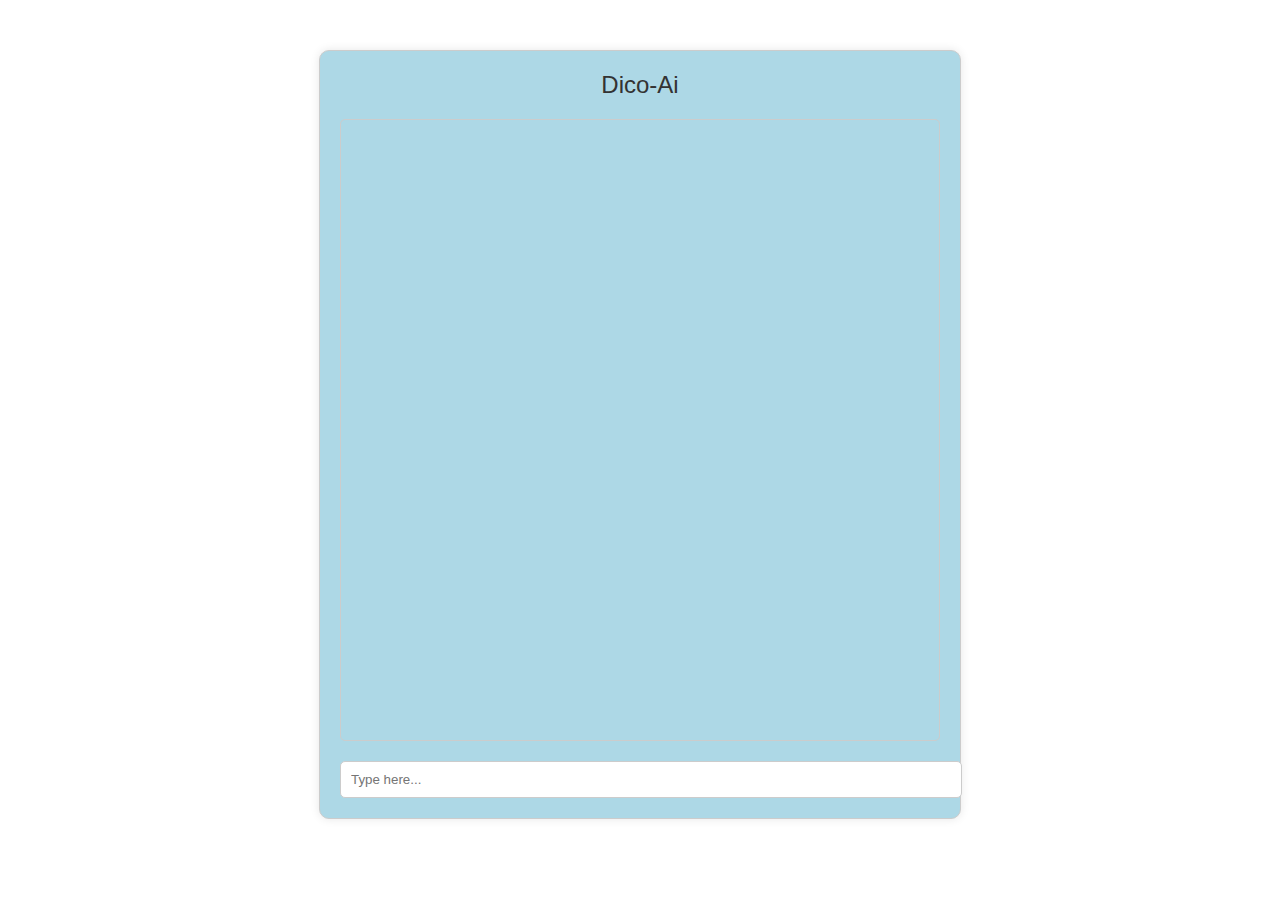
<file: chatbox.html>
<!DOCTYPE html>
<html lang="en">
<head>
    <meta charset="UTF-8">
    <meta name="viewport" content="width=device-width, initial-scale=1.0">
    <title>Chat Bot</title>
    <link rel="stylesheet" href="chatbox.css">
</head>
<body>
    <div class="chat-container">
        <div class="chat-header">Dico-Ai</div> <!-- Moved inside the container -->
        <div class="chat-box" id="chat-box"></div>
        <input type="text" id="user-input" placeholder="Type here...">
    </div>
    <script src="chatbos.js"></script>
</body>
</html>
</file>
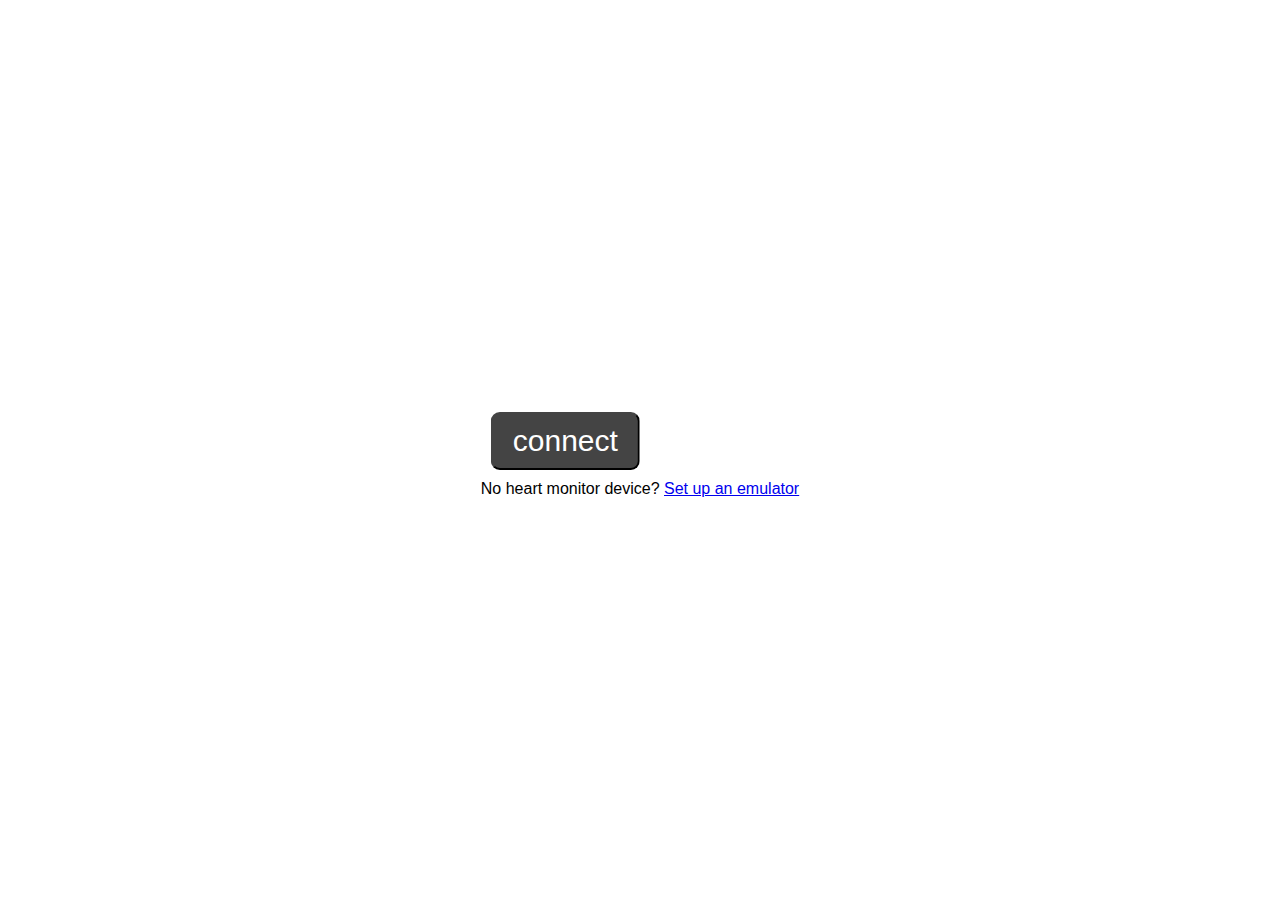
<file: heart.html>
<!DOCTYPE html>
<html lang="en">
  <head>
    <meta charset="UTF-8" />
    <meta name="viewport" content="width=device-width, initial-scale=1.0" />
    <meta http-equiv="X-UA-Compatible" content="ie=edge" />
    <title>BT Heart Monitor</title>
    <link rel="stylesheet" href="heart.css" />
  </head>
  <body>
    <div class="connect-ui">
      <button class="connect">connect</button>
      <div>
        No heart monitor device?
        <a
          href="https://github.com/megaconfidence/bt-heart-monitor#set-up-a-heart-monitor-emulator"
          target="_blank"
          >Set up an emulator</a
        >
      </div>
      <div class="error hide">
        ⚠️ This browser does not support the Web Bluetooth API. Please try a
        different browser
      </div>
    </div>
    <div class="ui hide">
      <div class="heart">
        <img src="heart.png" />
        <audio src="heartbeat.mp3" loop></audio>
        <div class="bpm">--</div>
      </div>
      <button class="start">start</button>
      <button class="stop">stop</button>
    </div>
    <script src="heart.js"></script>
  </body>
</html>
</file>
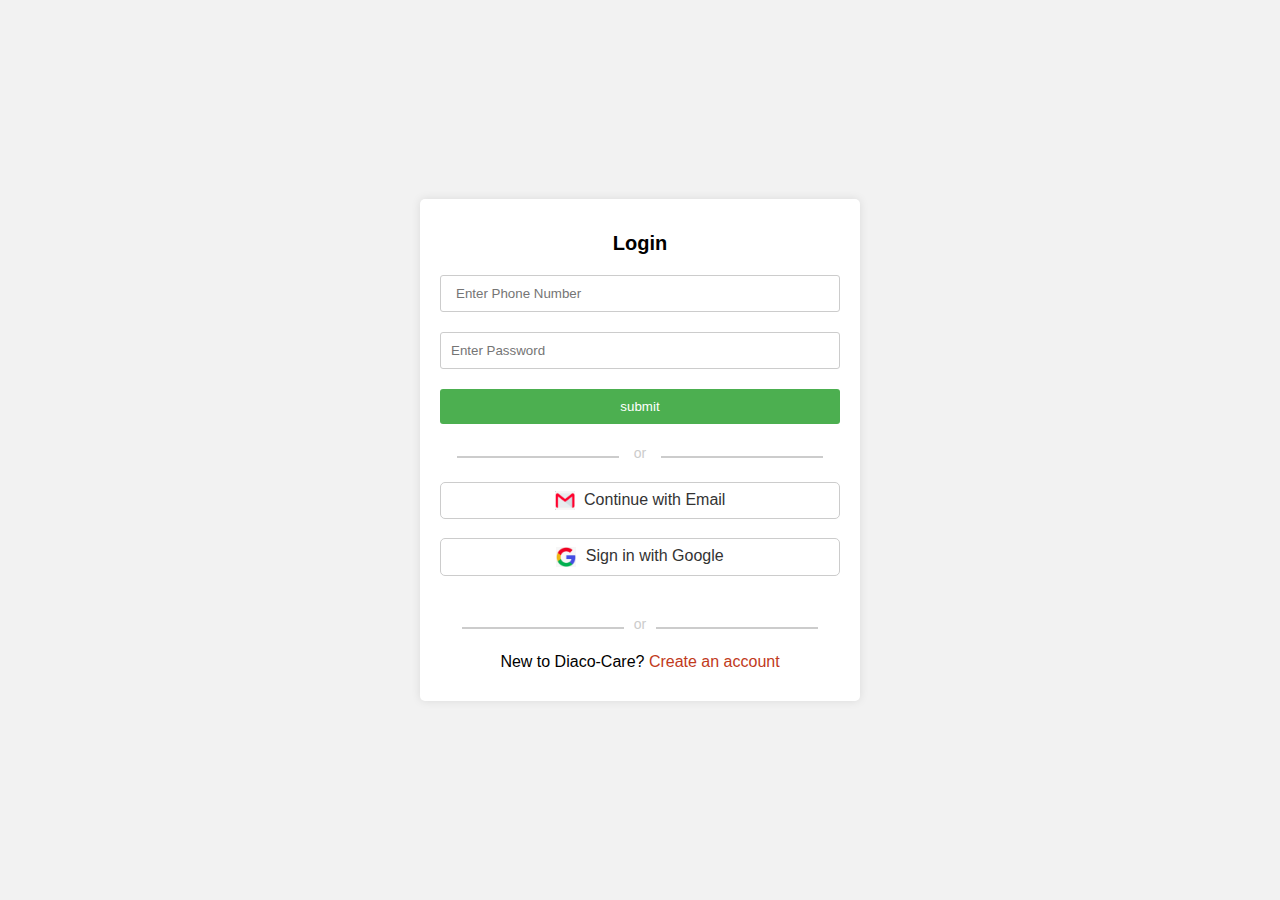
<file: login.html>
<!DOCTYPE html>
<html lang="en">
<head>
    <meta charset="UTF-8">
    <meta name="viewport" content="width=device-width, initial-scale=1.0">
    <title>Login Page</title>
    <link rel="stylesheet" href="login.css">
</head>
<body>
    <div class="container">
        <!-- <img src="your_logo.png" alt="Company Logo" class="avatar"> -->
        <h1>Login</h1>
        <form action="#">
            <div class="phone-container">
                <input type="tel" id="phone" name="phone" placeholder="Enter Phone Number" required>
            </div>
            <div class="password-container">
                <input type="password" id="password" name="password" placeholder="Enter Password" required>
            </div>
            <button type="submit">submit</button>
            <div class="or-container">
                <hr>
                <span>or</span>
                <hr>
            </div>
            <a href="withemail.html" class="email">
                <img src="./images/logo.png" alt="Email Logo" class="email-logo"> Continue with Email
            </a>
            <a href="#" class="email">
                <img src="./images/logo1.png" alt="Email Logo" class="email-logo"> Sign in with Google
            </a>
            <div class="or-container">
                <hr><span>or</span><hr>
            </div>
            <a href="signup.html" class="Create-account">New to Diaco-Care?
                <span class="account">Create an account</span>
            </a>
        </form>
    </div>
</body>
</html>
</file>
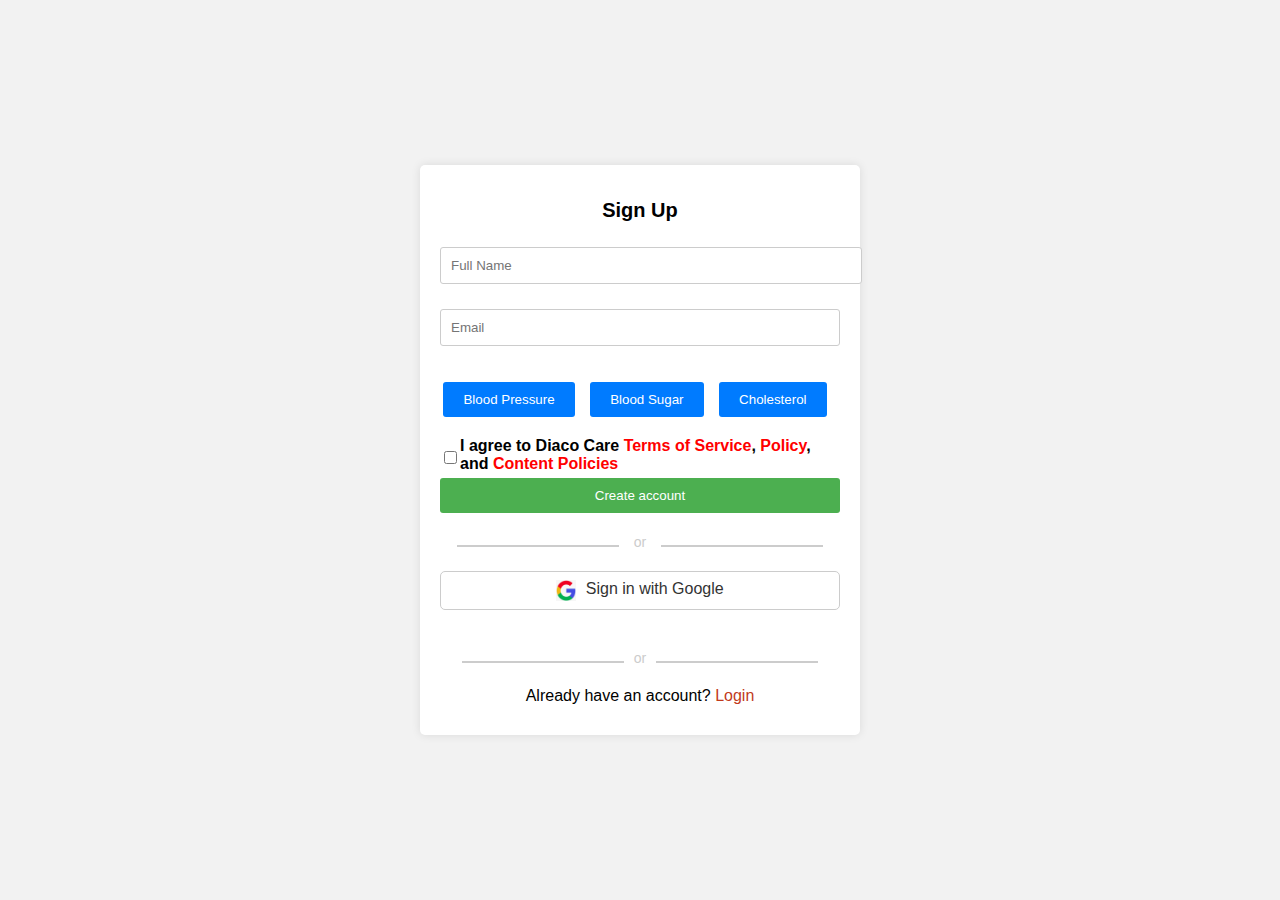
<file: signup.html>
<!DOCTYPE html>
<html lang="en">
<head>
    <meta charset="UTF-8">
    <meta name="viewport" content="width=device-width, initial-scale=1.0">
    <title>Login Page</title>
    <link rel="stylesheet" href="login.css">
    <script>
        function showMedicalDetails(type) {
            var medicalDetails = document.getElementById("medical-details");
            if (type === 'blood-pressure') {
                medicalDetails.innerHTML = `
                    <div class="medical-detail">
                        <label for="weight">Weight (kg)</label>
                        <input type="number" id="weight" name="weight" placeholder="Weight (kg)" required>
                    </div>
                    <div class="medical-detail">
                        <label for="spb">Systolic Blood Pressure (SBP):(mmHg)</label>
                        <input type="number" id="spb" name="Systolic Blood Pressure (SBP):" placeholder="Systolic Blood Pressure (SBP): (mmHg)" required>
                    </div>
                    <div class="medical-detail">
                        <label for="dbp">Diastolic Blood Pressure (DBP):(mmHg)</label>
                        <input type="fraction" id="dbp" name="dbp" placeholder="Diastolic Blood Pressure (DBP):(mmHg)" required>
                    </div>
                    <div class="medical-detail">
                        <label for="pluse">Pulse Pressure(mmHg)</label>
                        <input type="number" id="pluse" name="pluse" placeholder="Pulse Pressure(mmHg)" required>
                    </div>
                    <div class="medical-detail">
                        <label for="ortho">Orthostatic Hypotension:(mg/dl)</label>
                        <input type="number" id="ortho" name="ortho" placeholder="Orthostatic Hypotension:(mg/dl)" required>
                    </div>
                `;
            } else if (type === 'blood-sugar') {
                medicalDetails.innerHTML = `
                    <div class="medical-detail">
                        <label for="weight">Weight (kg)</label>
                        <input type="number" id="weight" name="weight" placeholder="Weight (kg)" required>
                    </div>
                    <div class="medical-detail">
                        <label for="pressure">Blood Pressure (mm Hg)</label>
                        <input type="fraction" id="pressure" name="pressure" placeholder="Blood Pressure (mm Hg)" required>
                    </div>
                    <div class="medical-detail">
                        <label for="hba1c">HbA1c Levels (%)</label>
                        <input type="number" id="hba1c" name="hba1c" placeholder="HbA1c Levels (%)" required>
                    </div>
                    <div class="medical-detail">
                        <label for="cholesterol">Cholesterol Levels (mg/dl)</label>
                        <input type="number" id="cholesterol" name="cholesterol" placeholder="Cholesterol Levels (mg/dl)" required>
                    </div>
                `;
            } else if (type === 'cholesterol') {
                medicalDetails.innerHTML = `
                    <div class="medical-detail">
                        <label for="weight">Weight (kg)</label>
                        <input type="number" id="weight" name="weight" placeholder="Weight (kg)" required>
                    </div>
                    <div class="medical-detail">
                        <label for="lipid">Lipid Profile:(mg/dl)</label>
                        <input type="number" id="lipid" name="lipid" placeholder="Lipid Profile:(mg/dl)" required>
                    </div>
                    <div class="medical-detail">
                        <label for="ado">APO B:(g/L)</label>
                        <input type="fraction" id="ado" name="ado" placeholder="APO B:(g/L)" required>
                    </div>
                    <div class="medical-detail">
                        <label for="ct">Coronary Calcium Scan (CT Calcium Score): (mg/dL)</label>
                        <input type="number" id="ct" name="ct" placeholder="Coronary Calcium Scan (CT Calcium Score):(mg/dL)" required>
                    </div>
                `;
            }
            medicalDetails.style.display = "block";
        }
    </script>
</head>
<body>
    <div class="container">
        <h1>Sign Up</h1>
        <form action="./dashboard.html">
            <div class="phone-container">
                <label for="phone"></label>
                <input type="text" id="phone" name="phone" placeholder="Full Name" required>
            </div>
            <div class="password-container">
                <label for="password"></label>
                <input type="password" id="password" name="password" placeholder="Email" required>
            </div>
            <h2>
                <button class="bp" type="button" onclick="showMedicalDetails('blood-pressure')">Blood Pressure</button>
                <button class="bp" type="button" onclick="showMedicalDetails('blood-sugar')">Blood Sugar</button>
                <button class="bp" type="button" onclick="showMedicalDetails('cholesterol')">Cholesterol</button>
            </h2>
            <div id="medical-details" style="display: none;">
                <!-- Medical details will be dynamically added here based on button clicked -->
            </div>
            <!-- Rest of your form -->

            <div class="terms-agreement">
                <input type="checkbox" id="agreement" name="agreement" required>
                <label for="agreement">I agree to Diaco Care <span style="color: red;">Terms of Service</span>,
                <span style="color: red;">Policy</span>,
                and <span style="color: red;">Content Policies</span></label>
            </div>
            <button type="submit">Create account</button>
            <div class="or-container">
                <hr>
                <span>or</span>
                <hr>
            </div>

            <a href="#" class="email">
                <img src="./images/logo1.png" alt="Email Logo" class="email-logo"> Sign in with Google
            </a>
            <div class="or-container">
                <hr><span>or</span><hr>
            </div>
            <a href="login.html" class="Create-account">Already have an account?
                <span class="account">Login</span>
            </a>
        </form>
    </div>
</body>
</html>
</file>
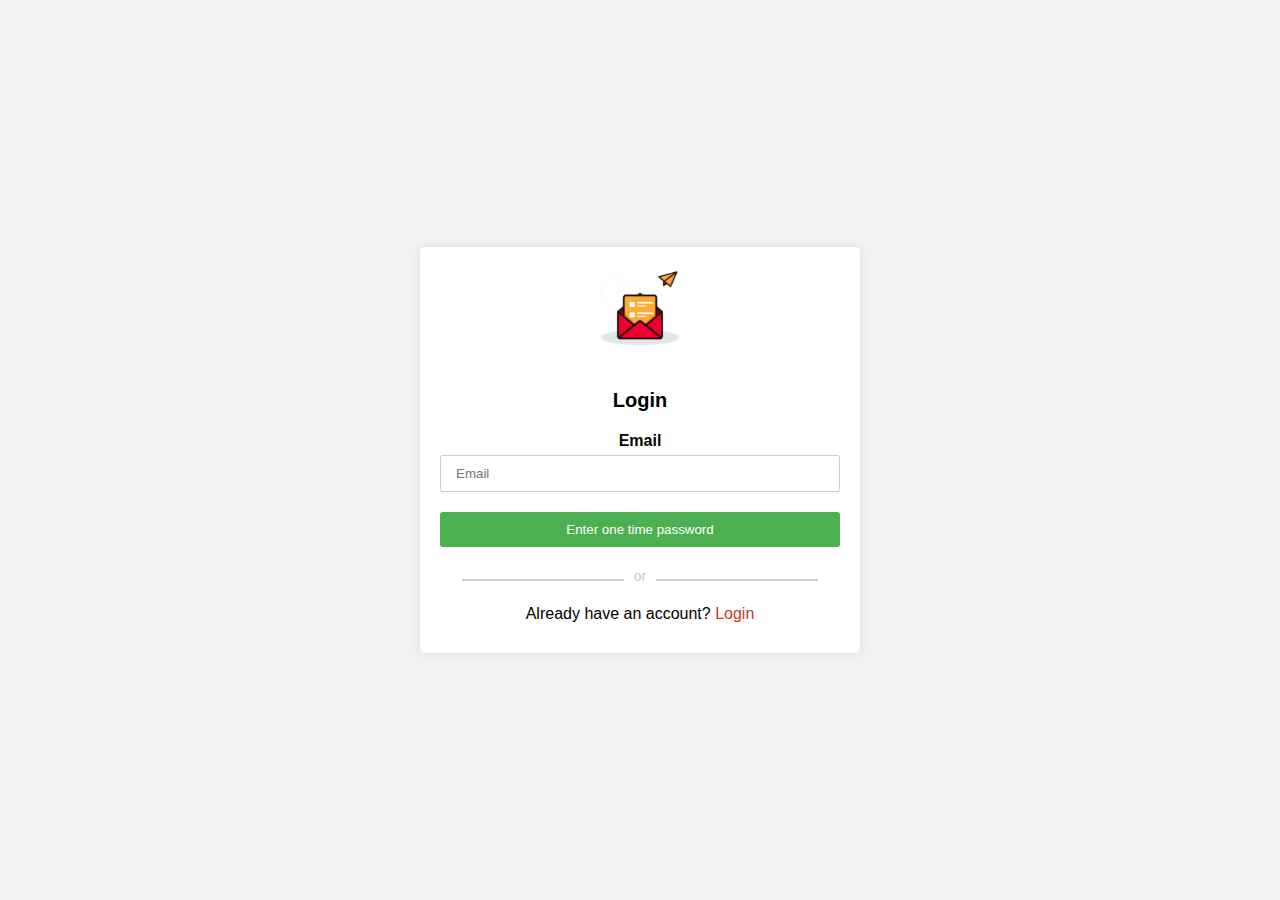
<file: withemail.html>
<!DOCTYPE html>
<html lang="en">
<head>
    <meta charset="UTF-8">
    <meta name="viewport" content="width=device-width, initial-scale=1.0">
    <title>Login Page</title>
    <link rel="stylesheet" href="login.css">
</head>
<body>
    <div class="container">
        <img src="./images/logo2.png" alt="Company Logo" class="avatar">
        <h1>Login</h1>
        <form action="#">
            <div class="phone-container">
                <label for="phone">Email</label>
                <input type="tel" id="phone" name="phone" placeholder="Email" required>
            </div>
            <button type="submit">Enter one time password </button>
            <div class="or-container">
                <hr><span>or</span><hr>
            </div>
            <a href="login.html" class="Create-account">Already have an account?
                <span class="account">Login</span>
            </a>
        </form>
    </div>
</body>
</html>
</file>
<file: chatbox.css>
/* Common variables */
:root {
    --primary-color: lightblue;
    --secondary-color: #ccc;
    --border-radius: 5px;
}

/* Body styles */
body {
    font-family: Arial, sans-serif;
}

/* Container styles */
.chat-container {
    max-width: 600px;
    margin: 50px auto;
    padding: 20px;
    border: 1px solid var(--secondary-color);
    border-radius: 10px;
    box-shadow: 0 0 10px rgba(0, 0, 0, 0.1);
    background-color: var(--primary-color);
    text-align: center;
}

/* Header styles */
.chat-header {
    font-size: 24px;
    margin-bottom: 20px;
    color: #333;
}

/* Message box styles */
.chat-box {
    height: 600px;
    overflow-y: auto;
    margin-bottom: 20px;
    padding: 10px;
    border: 1px solid var(--secondary-color);
    border-radius: var(--border-radius);
}

/* Message styles */
.chat-message {
    padding: 5px 10px;
    border-radius: var(--border-radius);
    margin-bottom: 5px;
}

/* Bot message styles */
.chat-message.bot {
    background-color: #e0f7fa;
    text-align: right;
}

/* Input styles */
input[type="text"] {
    width: 100%;
    padding: 10px;
    border-radius: var(--border-radius);
    border: 1px solid var(--secondary-color);
}
</file>
<file: heart.css>
:root {
  --animation-speed: 1s;
  --font: -apple-system, BlinkMacSystemFont, "Roboto", "Helvetica Neue",
    sans-serif;
}

* {
  margin: 0;
  padding: 0;
}

.hide {
  display: none;
}

.pause-animation {
  animation-play-state: paused !important;
  -o-animation-play-state: paused !important;
  -moz-animation-play-state: paused !important;
  -webkit-animation-play-state: paused !important;
}

body {
  top: 50%;
  left: 50%;
  text-align: left;
  position: absolute;
  font-family: var(--font);
  transform: translate(-50%, -50%);
}

.heart {
  user-select: none;
  animation: heartbeat var(--animation-speed) infinite;
}

.heart img {
  width: 250px;
}

.bpm {
  top: 50%;
  left: 50%;
  color: #fff;
  font-size: 100px;
  position: absolute;
  transform: translate(-50%, -50%);
}

button {
  color: #fff;
  margin: 10px;
  outline: none;
  cursor: pointer;
  font-size: 30px;
  background: #444;
  padding: 10px 20px;
  border-color: #444;
  border-radius: 1vh;
}

.error {
  margin-top: 10px;
}

@keyframes heartbeat {
  0% {
    transform: scale(0.75);
  }
  20% {
    transform: scale(1);
  }
  40% {
    transform: scale(0.75);
  }
  60% {
    transform: scale(1);
  }
  80% {
    transform: scale(0.75);
  }
  100% {
    transform: scale(0.75);
  }
}
</file>
<file: login.css>
body {
    font-family: sans-serif;
    margin: 0;
    padding: 0;
    display: flex;
    justify-content: center;
    align-items: center;
    min-height: 100vh;
    background-color: #f1f1f1;
    border-radius:5px ;
}

.container {
    background-color: #fff;
    padding: 30px;
    border-radius: 5px;
    box-shadow: 0 2px 5px rgba(0, 0, 0, 0.1);
    width: 400px;
    text-align: center;
}

.avatar {
    width: 100px;
    height: auto;
    margin-bottom: 20px;
}

h1, h2 {
    font-size: 20px;
    margin-bottom: 20px;
}

.phone-container, .password-container, .sugar-level, .hba1c-level, .weight-container, .blood-pressure {
    margin-bottom: 15px;
}

label {
    display: block;
    margin-bottom: 5px;
}

input[type="tel"], input[type="password"], input[type="number"], input[type="fraction"] {
    width: 100%;
    padding: 10px 15px;
    border: 1px solid #ccc;
    border-radius: 3px;
    box-sizing: border-box;
}

button[type="submit"] {
    background-color: #4CAF50;
    color: white;
    padding: 10px 15px;
    border: none;
    border-radius: 3px;
    cursor: pointer;
    width: 100%;
}

button[type="submit"]:hover {
    opacity: 0.8;
}

.or-container {
    margin: 20px 0;
}

.or-container hr {
    border: 1px solid #ccc;
    width: 40%;
    display: inline-block;
    margin: 0 10px;
}

.or-container span {
    font-size: 14px;
    color: #ccc;
}

a {
    display: block;
    margin-bottom: 10px;
    text-decoration: none;
    color: #000;
}

a:hover {
    opacity: 0.8;
}

.email{
    display: inline-block;
    padding: 8px 15px;
    border: 1px solid #ccc;
    border-radius: 5px;
    margin-bottom: 19px; /* Adjust as needed */
    text-decoration: none; /* Remove default underline */
    color: #333; /* Adjust text color */
}
.email-logo {
    width: 20px; /* Adjust size as needed */
    height: auto;
    vertical-align: middle; /* Align with text */
    margin-right: 5px; /* Adjust spacing */
}

.create-account {
    display: block;
    text-align:left;
    margin-top: 10px; /* Adjust as needed */
}
.account{
    color: #c13a1c;
    /* cursor: pointer; */
}

.terms-agreement  {
    display: inline-flex;
    text-align: left;
    margin-top: px; /* Adjust as needed */
    label input[type="checkbox"] {
        margin-right: 10px;
        /* align-items: center; */

}
}
add{
    color: #c13a1c;
}

body {
    font-family: Arial, sans-serif;
    background-color: #f2f2f2;
    margin: 0;
    padding: 0;
}

.container {
    max-width: 400px;
    margin: 50px auto;
    background-color: #fff;
    border-radius: 5px;
    padding: 20px;
    box-shadow: 0 0 10px rgba(0, 0, 0, 0.1);
}

h1 {
    text-align: center;
    margin-bottom: 20px;
}

form {
    display: flex;
    flex-direction: column;
}

.phone-container,
.password-container {
    margin-bottom: 20px;
}

label {
    font-weight: bold;
}

input[type="text"],
input[type="email"],
input[type="password"],
input[type="number"] {
    width: 100%;
    padding: 10px;
    border: 1px solid #ccc;
    border-radius: 3px;
}

button {
    padding: 10px 20px;
    border: none;
    border-radius: 3px;
    background-color: #007bff;
    color: #fff;
    cursor: pointer;
    margin-right: 10px;
}

button:hover {
    background-color: #0056b3;
}

#medical-details {
    margin-top: 20px;
}

.medical-detail {
    margin-bottom: 10px;
}

@media (max-width: 600px) {
    .container {
        width: 90%;
    }
}
</file>
